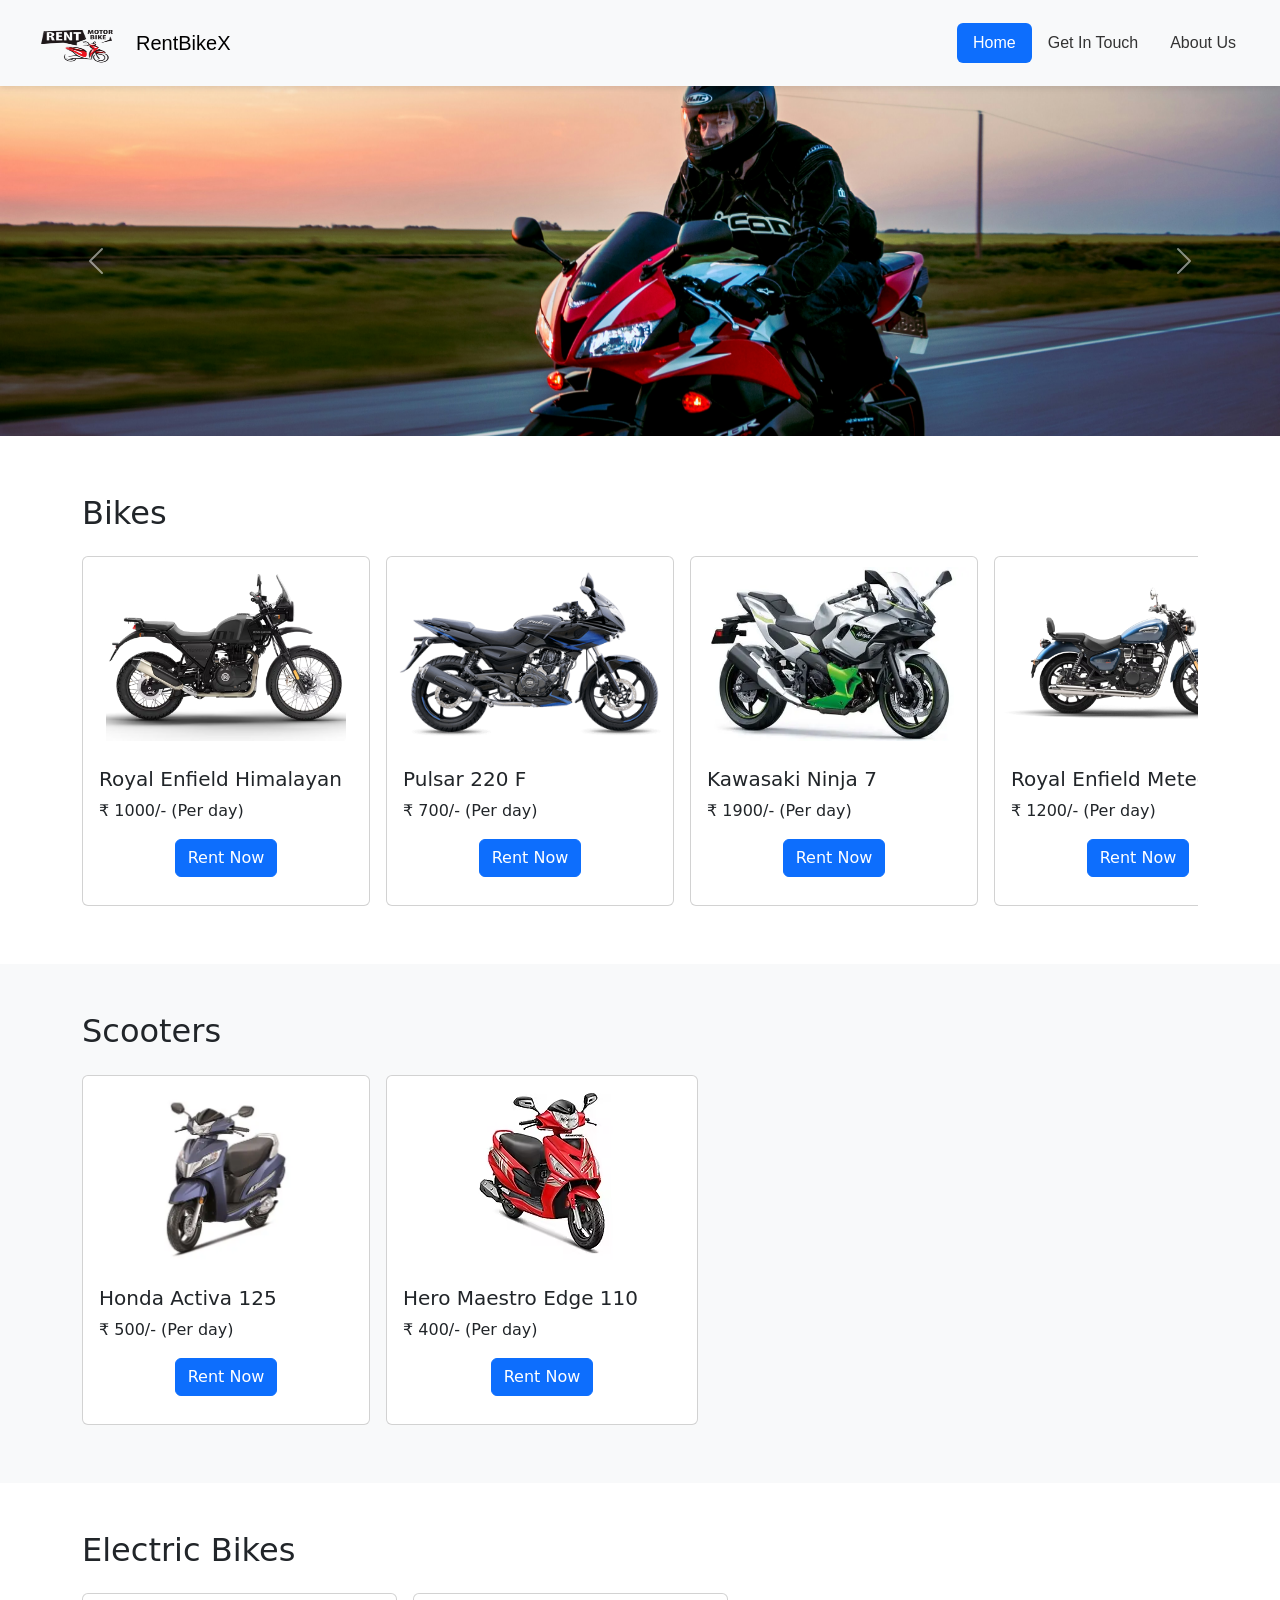
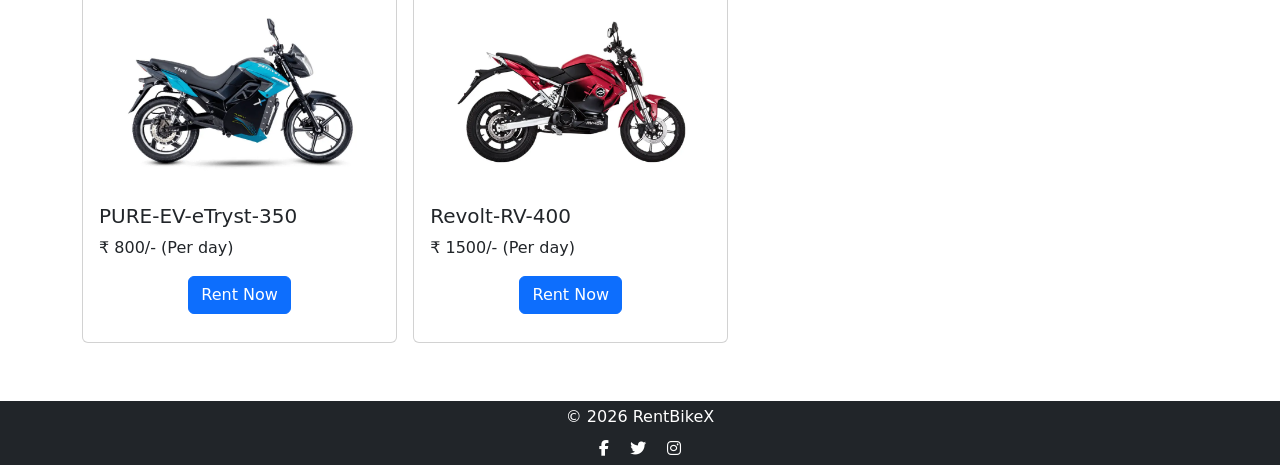
<file: index.html>
<!doctype html>
<html lang="en">
  <head>
    <meta charset="utf-8">
    <meta name="viewport" content="width=device-width, initial-scale=1">
    <title>RentBikeX</title>
    <link href="https://cdn.jsdelivr.net/npm/bootstrap@5.3.8/dist/css/bootstrap.min.css" rel="stylesheet" integrity="sha384-sRIl4kxILFvY47J16cr9ZwB07vP4J8+LH7qKQnuqkuIAvNWLzeN8tE5YBujZqJLB" crossorigin="anonymous">
    <link rel="stylesheet" href="style/style.css">
    <link rel="stylesheet" href="https://cdnjs.cloudflare.com/ajax/libs/font-awesome/6.4.0/css/all.min.css">
  
</head>
  <body>
  
<nav class="navbar bg-body-tertiary sticky-top">
  <div class="container-fluid">
    <a class="navbar-brand d-flex align-items-center" href="#">
      <img src="img/logo.png" alt="Logo" width="100" height="60" class="me-2">
      <span>RentBikeX</span>
    </a>

    <ul class="nav nav-pills">
    
    <li class="nav-item">
    <a class="nav-link active" href="#">Home</a>
     </li>
     <li class="nav-item">
      <a class="nav-link" href="html/getintouch.html">Get In Touch</a>
     </li>
     <li class="nav-item">
      <a class="nav-link" href="html/aboutUs.html">About Us</a>
     </li>
    </ul>
  </div>
  
</nav>

<div id="carouselExampleInterval" class="carousel slide small-carousel" data-bs-ride="carousel" data-bs-interval="4000">
  <div class="carousel-inner">
    <div class="carousel-item active">
      <img src="img/carousel/b1.jpg" class="d-block w-100" alt="...">
    </div>
    <div class="carousel-item ">
      <img src="img/carousel/b4.jpg" class="d-block w-100" alt="...">
    </div>
    <div class="carousel-item ">
      <img src="img/carousel/b5.jpg" class="d-block w-100" alt="...">
    </div>
    <div class="carousel-item">
      <img src="img/carousel/b2.jpg" class="d-block w-100" alt="...">
    </div>
    <div class="carousel-item">
      <img src="img/carousel/b3.jpg" class="d-block w-100" alt="...">
    </div>
  </div>
  <button class="carousel-control-prev" type="button" data-bs-target="#carouselExampleInterval" data-bs-slide="prev">
    <span class="carousel-control-prev-icon" aria-hidden="true"></span>
    <span class="visually-hidden">Previous</span>
  </button>
  <button class="carousel-control-next" type="button" data-bs-target="#carouselExampleInterval" data-bs-slide="next">
    <span class="carousel-control-next-icon" aria-hidden="true"></span>
    <span class="visually-hidden">Next</span>
  </button>
</div>


<!-- Bikes Section -->
<section class="py-5">
  <div class="container">
    <h2 class="mb-4">Bikes</h2>
    <div class="d-flex overflow-auto scroll-cards">
      <div class="card me-3 vehicle-card" data-category="bike" style="min-width: 18rem;">
        <img src="img/bikes/mb.avif" class="card-img-top fixed-card-img" alt="Mountain Bike">
        <div class="card-body">
          <h5 class="card-title">Royal Enfield Himalayan</h5>
          <p class="card-text"> ₹ 1000/- (Per day) <br>
          </p>
          <div class="d-flex justify-content-center">
            <a href="#" class="btn btn-primary">Rent Now</a>
          </div>
        </div>
      </div>

      <div class="card me-3 vehicle-card" data-category="bike" style="min-width: 18rem;">
        <img src="img/bikes/rb.png" class="card-img-top fixed-card-img" alt="Road Bike">
        <div class="card-body">
          <h5 class="card-title">Pulsar 220 F</h5>
          <p class="card-text"> ₹ 700/- (Per day) <br>
          </p>
          <div class="d-flex justify-content-center">
            <a href="#" class="btn btn-primary">Rent Now</a>
          </div>
        </div>
      </div>

      <div class="card me-3 vehicle-card" data-category="bike" style="min-width: 18rem;">
        <img src="img/bikes/hb.webp" class="card-img-top" alt="Hybrid Bike">
        <div class="card-body">
          <h5 class="card-title">Kawasaki Ninja 7</h5>
          <p class="card-text"> ₹ 1900/- (Per day) <br>
          </p>
          <div class="d-flex justify-content-center">
            <a href="#" class="btn btn-primary">Rent Now</a>
          </div>
        </div>
        </div>
        <div class="card me-3 vehicle-card" data-category="bike" style="min-width: 18rem;">
        <img src="img/bikes/bm.avif" class="card-img-top" alt="Hybrid Bike">
        <div class="card-body">
          <h5 class="card-title">Royal Enfield Meteor 350</h5>
          <p class="card-text"> ₹ 1200/- (Per day) <br>
          </p>
          <div class="d-flex justify-content-center">
            <a href="#" class="btn btn-primary">Rent Now</a>
          </div>
        </div>
        </div>

        <div class="card me-3 vehicle-card" data-category="bike" style="min-width: 18rem;">
        <img src="img/bikes/rc.avif" class="card-img-top" alt="Hybrid Bike">
        <div class="card-body">
          <h5 class="card-title">Royal Enfield Classic 350</h5>
          <p class="card-text"> ₹ 900/- (Per day) <br>
          </p>
          <div class="d-flex justify-content-center">
            <a href="#" class="btn btn-primary">Rent Now</a>
          </div>
        </div>
        </div>

    </div>
  </div>
</section>

<!-- Scooters Section -->
<section class="py-5 bg-light">
  <div class="container">
    <h2 class="mb-4">Scooters</h2>
    <div class="d-flex overflow-auto scroll-cards">
      <div class="card me-3 vehicle-card" data-category="scooter" style="min-width: 18rem;">
        <img src="img/Scooters/sa.webp" class="card-img-top" alt="City Scooter">
        <div class="card-body">
          <h5 class="card-title">Honda Activa 125</h5>
          <p class="card-text"> ₹ 500/- (Per day) <br>
          </p>
          <div class="d-flex justify-content-center">
            <a href="#" class="btn btn-primary">Rent Now</a>
          </div>
        </div>
      </div>

      <div class="card me-3 vehicle-card" data-category="scooter" style="min-width: 18rem;">
        <img src="img/Scooters/sm.avif" class="card-img-top" alt="Electric Scooter">
        <div class="card-body">
          <h5 class="card-title">Hero Maestro Edge 110</h5>
          <p class="card-text"> ₹ 400/- (Per day) <br>
          </p>
          <div class="d-flex justify-content-center">
            <a href="#" class="btn btn-primary">Rent Now</a>
          </div>
        </div>
      </div>
    </div>
  </div>
</section>

<!-- Electric Bikes Section -->
<section class="py-5">
  <div class="container">
    <h2 class="mb-4">Electric Bikes</h2>
    <div class="d-flex overflow-auto scroll-cards">
      <div class="card me-3 vehicle-card" data-category="electric" style="min-width: 18rem;">
        <img src="img/Electric Bikes/PURE-EV-eTryst-350.webp" class="card-img-top" alt="E-Mountain Bike">
        <div class="card-body">
          <h5 class="card-title">PURE-EV-eTryst-350</h5>
          <p class="card-text"> ₹ 800/- (Per day) <br>
          </p>
          <div class="d-flex justify-content-center">
            <a href="#" class="btn btn-primary">Rent Now</a>
          </div>
        </div>
      </div>

      <div class="card me-3 vehicle-card" data-category="electric" style="min-width: 18rem;">
        <img src="img/Electric Bikes/Revolt-RV-400.webp" class="card-img-top" alt="E-City Bike">
        <div class="card-body">
          <h5 class="card-title">Revolt-RV-400</h5>
         <p class="card-text"> ₹ 1500/- (Per day) <br>
          </p>
          <div class="d-flex justify-content-center">
            <a href="#" class="btn btn-primary">Rent Now</a>
          </div>
        </div>
      </div>
    </div>
  </div>
</section>

<footer class="bg-dark text-white text-center py-1">
  <div class="container">
    <p class="mb-2">© 2026 RentBikeX</p>

    <p class="mb-0">
      <a href="#" class="text-white mx-2"><i class="fab fa-facebook-f"></i></a>
      <a href="#" class="text-white mx-2"><i class="fab fa-twitter"></i></a>
      <a href="#" class="text-white mx-2"><i class="fab fa-instagram"></i></a>
    </p>
  </div>
</footer>
    <script src="https://cdn.jsdelivr.net/npm/bootstrap@5.3.8/dist/js/bootstrap.bundle.min.js" integrity="sha384-FKyoEForCGlyvwx9Hj09JcYn3nv7wiPVlz7YYwJrWVcXK/BmnVDxM+D2scQbITxI" crossorigin="anonymous"></script>
    <script src="script/app.js"></script>
  </body>

  
</html>
</file>
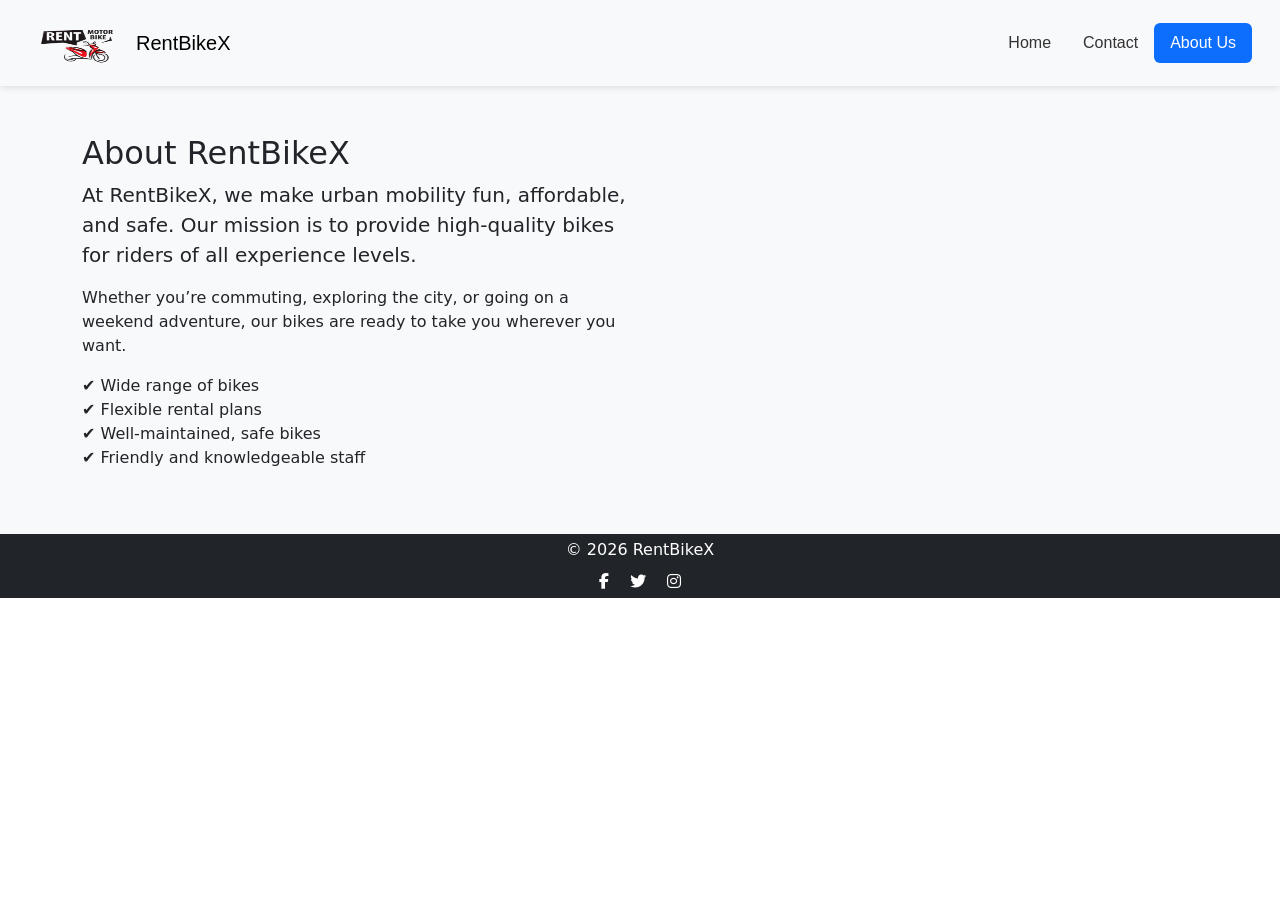
<file: html/aboutUs.html>
<!doctype html>
<html lang="en">
  <head>
    <meta charset="utf-8">
    <meta name="viewport" content="width=device-width, initial-scale=1">
    <title>About RentBikeX</title>
    <link href="https://cdn.jsdelivr.net/npm/bootstrap@5.3.8/dist/css/bootstrap.min.css" rel="stylesheet" integrity="sha384-sRIl4kxILFvY47J16cr9ZwB07vP4J8+LH7qKQnuqkuIAvNWLzeN8tE5YBujZqJLB" crossorigin="anonymous">
    <link rel="stylesheet" href="../style/style.css">
    <link rel="stylesheet" href="https://cdnjs.cloudflare.com/ajax/libs/font-awesome/6.4.0/css/all.min.css">
  </head>
  <body>
  <nav class="navbar bg-body-tertiary sticky-top">
  <div class="container-fluid">
    <a class="navbar-brand d-flex align-items-center" href="#">
      <img src="../img/logo.png" alt="CityRide logo" width="100" height="60" class="me-2">
      <span>RentBikeX</span>
    </a>

    <ul class="nav nav-pills">
     <li class="nav-item">
    <a class="nav-link" href="../index.html">Home</a>
     </li>
     <li class="nav-item">
    <a class="nav-link" href="getintouch.html">Contact</a>
     </li>
     <li class="nav-item">
     <a class="nav-link active" href="#">About Us</a>
     </li>
     </ul>
  </div>
  
</nav>

<section id="about" class="py-5 bg-light">
  <div class="container">
    <div class="row align-items-center">
    

      <div class="col-lg-6">
        <h2>About RentBikeX</h2>
        <p class="lead">
          At <strong>RentBikeX</strong>, we make urban mobility fun, affordable, and safe.
          Our mission is to provide high-quality bikes for riders of all experience levels.
        </p>
        <p>
          Whether you’re commuting, exploring the city, or going on a weekend adventure, 
          our bikes are ready to take you wherever you want.
        </p>
        <ul class="list-unstyled">
          <li>✔ Wide range of bikes</li>
          <li>✔ Flexible rental plans</li>
          <li>✔ Well-maintained, safe bikes</li>
          <li>✔ Friendly and knowledgeable staff</li>
        </ul>
      </div>
    </div>
  </div>
</section>

   <footer class="bg-dark text-white text-center py-1">
  <div class="container">
    <p class="mb-2">© 2026 RentBikeX</p>

    <p class="mb-0">
      <a href="#" class="text-white mx-2"><i class="fab fa-facebook-f"></i></a>
      <a href="#" class="text-white mx-2"><i class="fab fa-twitter"></i></a>
      <a href="#" class="text-white mx-2"><i class="fab fa-instagram"></i></a>
    </p>
  </div>
</footer>

</body>
</html>
</file>
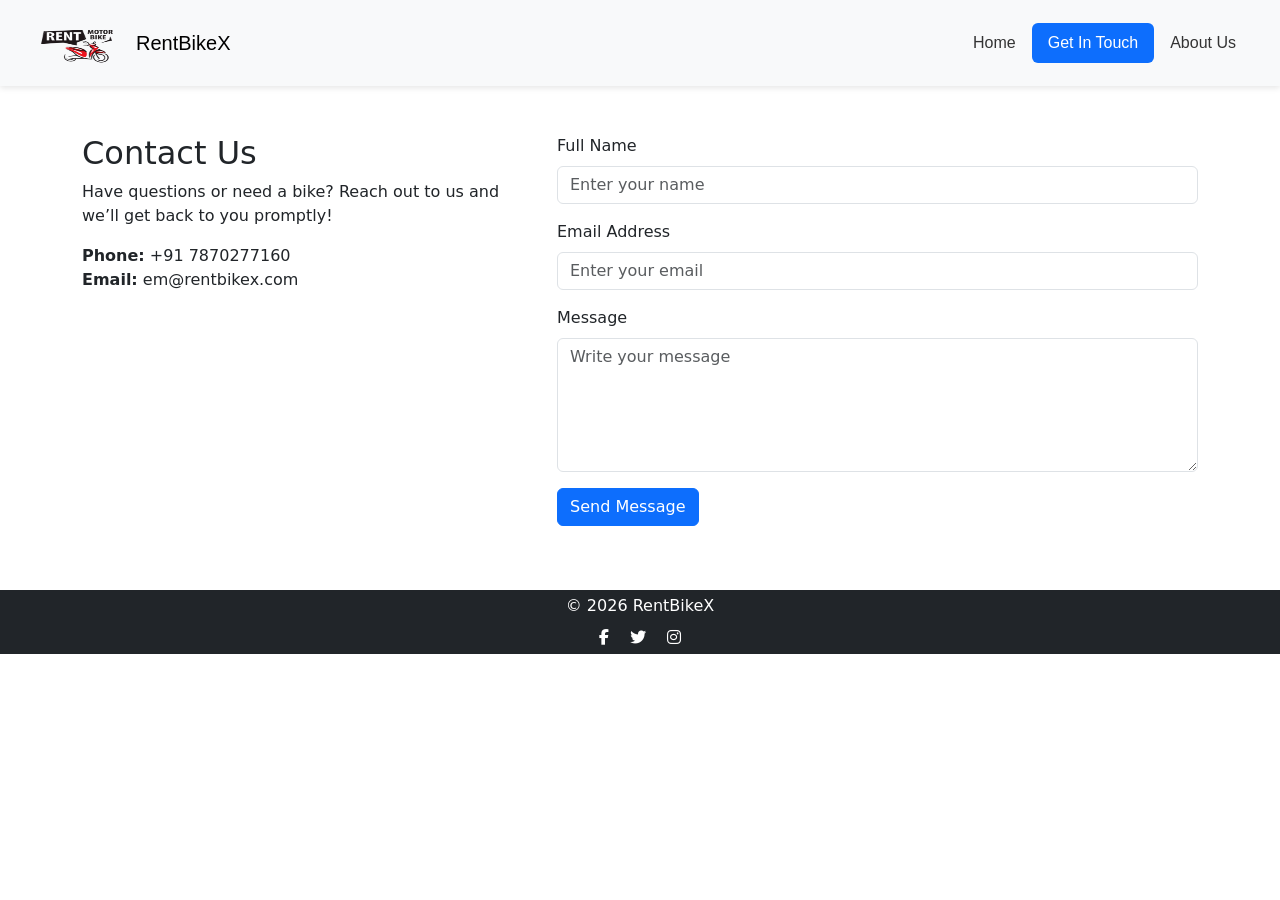
<file: html/getintouch.html>
<!doctype html>
<html lang="en">
  <head>
    <meta charset="utf-8">
    <meta name="viewport" content="width=device-width, initial-scale=1">
    <title>Get In Touch - RentBikeX</title>
    <link href="https://cdn.jsdelivr.net/npm/bootstrap@5.3.8/dist/css/bootstrap.min.css" rel="stylesheet">
    <link rel="stylesheet" href="../style/style.css">
    <link rel="stylesheet" href="https://cdnjs.cloudflare.com/ajax/libs/font-awesome/6.4.0/css/all.min.css">
  </head>
  <body>
    
  
    <nav class="navbar bg-body-tertiary sticky-top">
      <div class="container-fluid">
        <a class="navbar-brand d-flex align-items-center" href="demo.html">
          <img src="../img/logo.png" alt="CityRide logo" width="100" height="60" class="me-2">
          <span>RentBikeX</span>
        </a>

        <ul class="nav nav-pills">
          <li class="nav-item"><a class="nav-link" href="../index.html">Home</a></li>
          <li class="nav-item"><a class="nav-link active" href="#">Get In Touch</a></li>
          <li class="nav-item"><a class="nav-link" href="aboutUs.html">About Us</a></li>
        </ul>
      </div>
    </nav>

 
    <section class="py-5">
      <div class="container">
        <div class="row">
       
          <div class="col-lg-5 mb-4">
            <h2>Contact Us</h2>
            <p>Have questions or need a bike? Reach out to us and we’ll get back to you promptly!</p>
            <ul class="list-unstyled">
              <li><strong>Phone:</strong> +91 7870277160</li>
              <li><strong>Email:</strong> em@rentbikex.com</li>
            </ul>
          </div>

       
          <div class="col-lg-7">
            <form id="contact-form">
              <div class="mb-3">
                <label for="name" class="form-label">Full Name</label>
                <input type="text" class="form-control" id="name" placeholder="Enter your name">
              </div>
              <div class="mb-3">
                <label for="email" class="form-label">Email Address</label>
                <input type="email" class="form-control" id="email" placeholder="Enter your email">
              </div>
              <div class="mb-3">
                <label for="message" class="form-label">Message</label>
                <textarea class="form-control" id="message" rows="5" placeholder="Write your message"></textarea>
              </div>
              <button type="submit" class="btn btn-primary">Send Message</button>
              <p id="contact-status" class="mt-3" role="status"></p>
            </form>
          </div>
        </div>
      </div>
    </section>

      <footer class="bg-dark text-white text-center py-1">
  <div class="container">
    <p class="mb-2">© 2026 RentBikeX</p>

    <p class="mb-0">
      <a href="#" class="text-white mx-2"><i class="fab fa-facebook-f"></i></a>
      <a href="#" class="text-white mx-2"><i class="fab fa-twitter"></i></a>
      <a href="#" class="text-white mx-2"><i class="fab fa-instagram"></i></a>
    </p>
  </div>
</footer>

    <script src="https://cdn.jsdelivr.net/npm/bootstrap@5.3.8/dist/js/bootstrap.bundle.min.js"></script>
    <script>
      document.querySelector('#contact-form').addEventListener('submit', (event) => {
        event.preventDefault();
        document.querySelector('#contact-status').textContent = 'Thanks. Your message is ready for the CityRide team.';
        event.target.reset();
      });
    </script>
  </body>
</html>
</file>
<file: style/style.css>
.small-carousel {
  height: 350px;  
  margin-bottom: 10px;
}

.small-carousel .carousel-item,
.small-carousel img {
  height: 350px;
}

.small-carousel img {
  object-fit: cover; 
}

.fixed-card-img {
  width: 100%;        
  height: 150px;      
  object-fit: contain; 
  display: block;
  margin: 10px auto;  
}

.card {
  height: 350px;     
  display: flex;
  flex-direction: column;
  align-items: center; 
}
.card-img-top {
    width: 100%;
    object-fit: contain;
    display: block;
    margin: 10px auto;
    height: 50%;
}

.scroll-cards {
  overflow-x: auto;
  scroll-behavior: smooth;
  padding-bottom: 10px;
  overflow-y: hidden;
}

.scroll-cards .card {
  display: inline-block; 
  vertical-align: top;   
}


.scroll-cards::-webkit-scrollbar {
  display: none; 
}

.scroll-cards {
  -ms-overflow-style: none;  
  scrollbar-width: none; 
}

.btn.btn-primary {
  position: relative;
  transition:
    background-color 0.35s ease,
    box-shadow 0.35s ease,
    transform 0.25s cubic-bezier(0.4, 0, 0.2, 1);
}

.btn.btn-primary:hover {
  background-color: #084298; 
  transform: translateY(-2px);
  box-shadow:
    0 8px 24px rgba(13, 110, 253, 0.35);
}

.navbar, .nav-link {
  font-family: 'Quicksand', sans-serif;
  font-weight: 500;
}

.navbar-brand .brand-text {
  font-family: 'Share Tech', monospace;
  font-weight: normal;
  font-size: 1.5rem;
  color: #0d6efd;
}

.navbar {
  background-color: #f8f9fa; 
  box-shadow: 0 2px 6px rgba(0,0,0,0.1);
  padding: 0.5rem 1rem;
}

.nav-link {
  color: #333;
  transition: color 0.3s ease, transform 0.3s ease;
}

.nav-link:hover {
  color: #0d6efd; 
  transform: translateY(-2px); 
}

:focus-visible {
  outline: 3px solid #ffbf69;
  outline-offset: 3px;
}

.booking-modal { position: fixed; inset: 0; z-index: 2000; display: grid; place-items: center; padding: 1rem; background: rgba(16, 42, 67, .62); }
.booking-panel { position: relative; width: min(100%, 520px); max-height: 92vh; overflow-y: auto; background: white; border-radius: 18px; padding: 2rem; box-shadow: 0 24px 70px rgba(0,0,0,.25); }
.booking-panel h2 { margin: .4rem 0; font-weight: 800; }
.booking-rate { color: #627d98; margin-bottom: 1.5rem; }
.modal-close { position: absolute; top: .75rem; right: 1rem; border: 0; background: transparent; font-size: 2rem; line-height: 1; color: #627d98; }
.booking-panel label { display: grid; gap: .4rem; font-weight: 700; font-size: .9rem; margin-bottom: 1rem; }
.booking-panel input { border: 1px solid #bcccdc; border-radius: 8px; padding: .7rem; font: inherit; }
.date-grid { display: grid; grid-template-columns: 1fr 1fr; gap: 1rem; }
.booking-total, .reference-code { display: flex; justify-content: space-between; align-items: center; background: var(--soft); border-radius: 10px; padding: 1rem; margin: 1.25rem 0; }
.success-mark { display: grid; place-items: center; width: 56px; height: 56px; border-radius: 50%; background: #d9f2e6; color: #18794e; font-size: 1.5rem; margin-bottom: 1.25rem; }
@media (max-width: 700px) { .hero-intro, .fleet-toolbar { display: block; } .hero-stat { margin-top: 2rem; } .filter-group { margin-top: 1.5rem; } .date-grid { grid-template-columns: 1fr; gap: 0; } }
</file>
